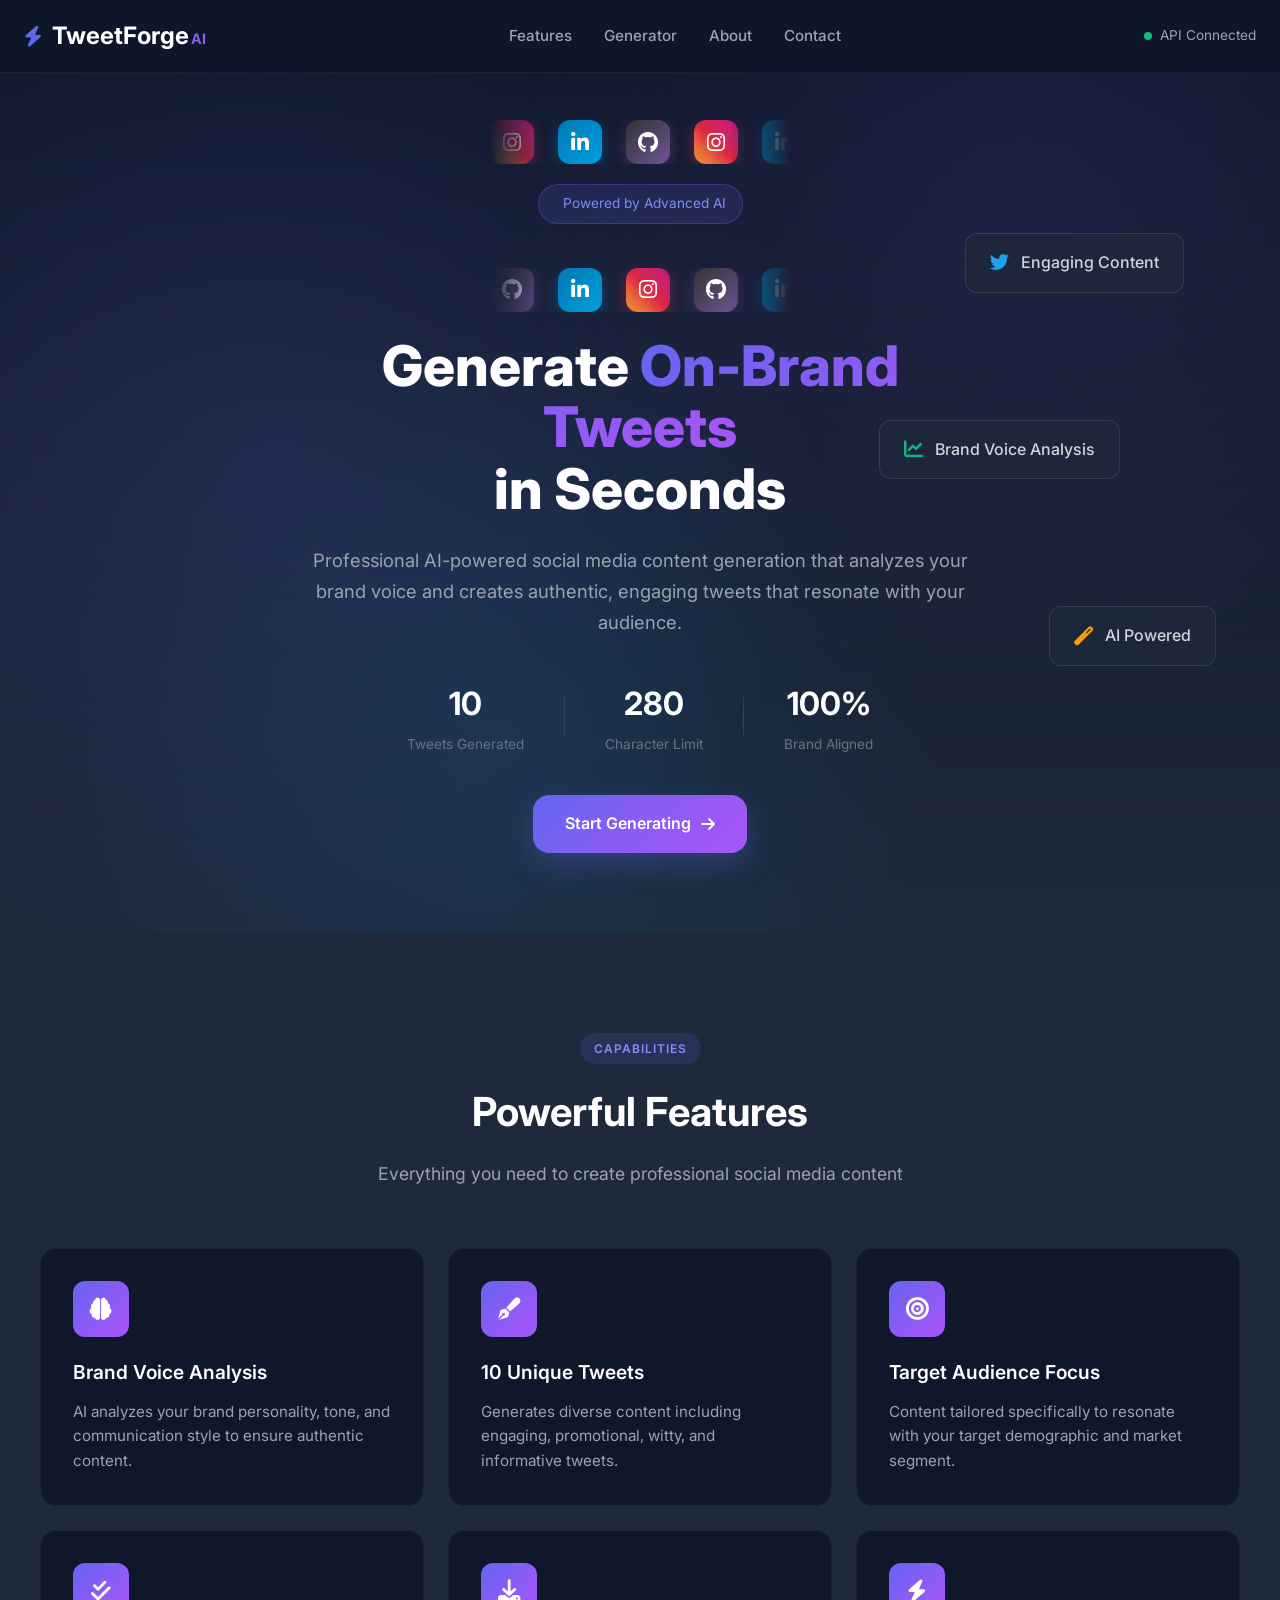
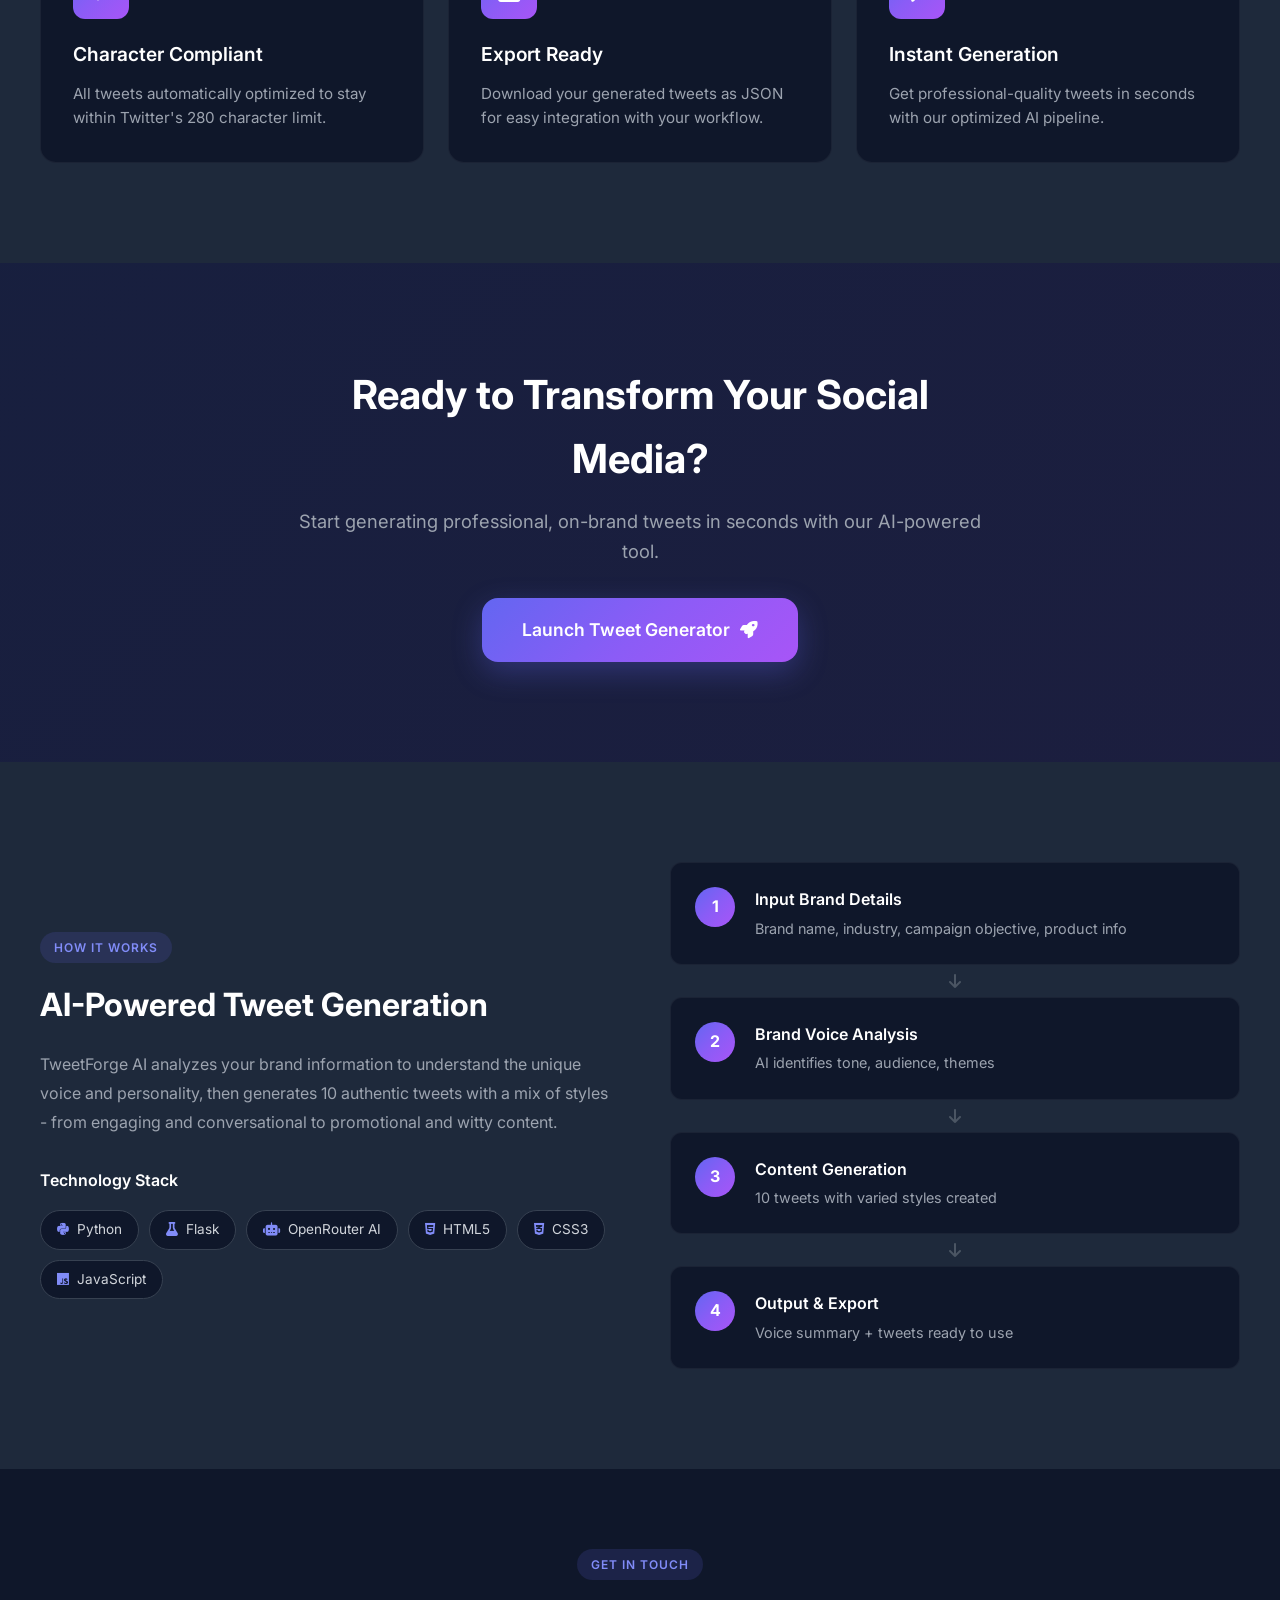
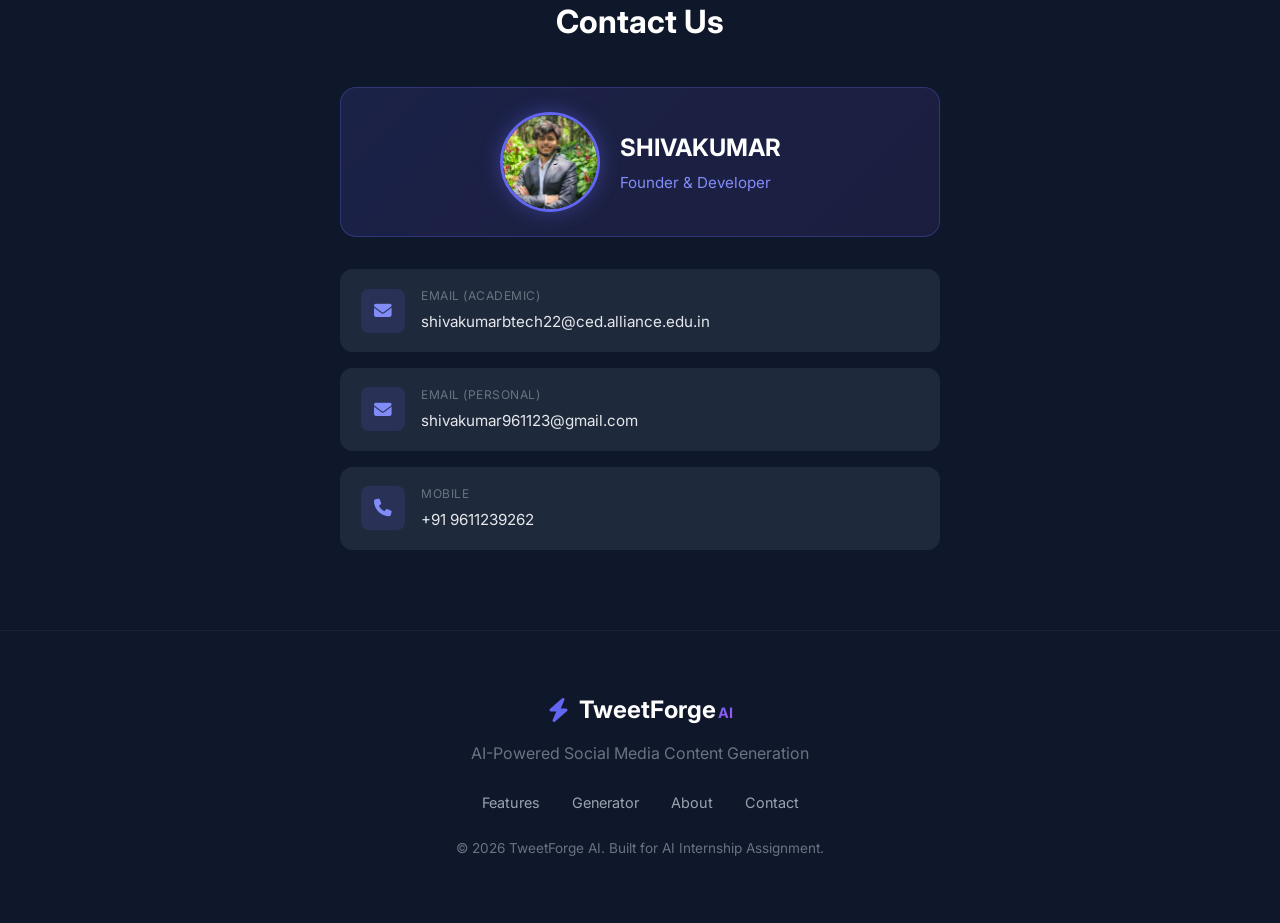
<file: frontend/index.html>
<!DOCTYPE html>
<html lang="en">
<head>
    <meta charset="UTF-8">
    <meta name="viewport" content="width=device-width, initial-scale=1.0">
    <title>TweetForge AI | Professional Brand Tweet Generator</title>
    <link rel="stylesheet" href="css/styles.css">
    <link href="https://fonts.googleapis.com/css2?family=Inter:wght@300;400;500;600;700;800&display=swap" rel="stylesheet">
    <link rel="stylesheet" href="https://cdnjs.cloudflare.com/ajax/libs/font-awesome/6.4.0/css/all.min.css">
</head>
<body>
    <!-- Navigation Bar -->
    <nav class="navbar">
        <div class="nav-container">
            <div class="nav-brand">
                <i class="fas fa-bolt"></i>
                <span>TweetForge<span class="ai-badge">AI</span></span>
            </div>
            <div class="nav-links">
                <a href="#features" class="nav-link">Features</a>
                <a href="generator.html" class="nav-link">Generator</a>
                <a href="#about" class="nav-link">About</a>
                <a href="#contact" class="nav-link">Contact</a>
            </div>
            <div class="nav-status">
                <span class="status-indicator online"></span>
                <span>API Connected</span>
            </div>
        </div>
    </nav>

    <!-- Hero Section -->
    <section class="hero">
        <div class="hero-content">
            <!-- Social Media Marquee -->
            <div class="social-marquee-wrapper">
                <div class="social-marquee">
                    <div class="social-track">
                        <a href="https://www.instagram.com/mr_shiva_rathod_007?igsh=MWtiMXBreXFrN3RtOQ==" target="_blank" class="social-icon instagram" title="Instagram">
                            <i class="fab fa-instagram"></i>
                        </a>
                        <a href="https://www.linkedin.com/in/shivakumar-086b41347/" target="_blank" class="social-icon linkedin" title="LinkedIn">
                            <i class="fab fa-linkedin-in"></i>
                        </a>
                        <a href="https://github.com/shiva-tech-code" target="_blank" class="social-icon github" title="GitHub">
                            <i class="fab fa-github"></i>
                        </a>
                        <a href="https://www.instagram.com/mr_shiva_rathod_007?igsh=MWtiMXBreXFrN3RtOQ==" target="_blank" class="social-icon instagram" title="Instagram">
                            <i class="fab fa-instagram"></i>
                        </a>
                        <a href="https://www.linkedin.com/in/shivakumar-086b41347/" target="_blank" class="social-icon linkedin" title="LinkedIn">
                            <i class="fab fa-linkedin-in"></i>
                        </a>
                        <a href="https://github.com/shiva-tech-code" target="_blank" class="social-icon github" title="GitHub">
                            <i class="fab fa-github"></i>
                        </a>
                    </div>
                </div>
            </div>

            <div class="hero-badge">
                <i class="fas fa-sparkles"></i>
                <span>Powered by Advanced AI</span>
            </div>

            <!-- Social Media Marquee Bottom -->
            <div class="social-marquee-wrapper reverse">
                <div class="social-marquee">
                    <div class="social-track reverse">
                        <a href="https://github.com/shiva-tech-code" target="_blank" class="social-icon github" title="GitHub">
                            <i class="fab fa-github"></i>
                        </a>
                        <a href="https://www.linkedin.com/in/shivakumar-086b41347/" target="_blank" class="social-icon linkedin" title="LinkedIn">
                            <i class="fab fa-linkedin-in"></i>
                        </a>
                        <a href="https://www.instagram.com/mr_shiva_rathod_007?igsh=MWtiMXBreXFrN3RtOQ==" target="_blank" class="social-icon instagram" title="Instagram">
                            <i class="fab fa-instagram"></i>
                        </a>
                        <a href="https://github.com/shiva-tech-code" target="_blank" class="social-icon github" title="GitHub">
                            <i class="fab fa-github"></i>
                        </a>
                        <a href="https://www.linkedin.com/in/shivakumar-086b41347/" target="_blank" class="social-icon linkedin" title="LinkedIn">
                            <i class="fab fa-linkedin-in"></i>
                        </a>
                        <a href="https://www.instagram.com/mr_shiva_rathod_007?igsh=MWtiMXBreXFrN3RtOQ==" target="_blank" class="social-icon instagram" title="Instagram">
                            <i class="fab fa-instagram"></i>
                        </a>
                    </div>
                </div>
            </div>

            <h1 class="hero-title">
                Generate <span class="gradient-text">On-Brand Tweets</span><br>
                in Seconds
            </h1>
            <p class="hero-subtitle">
                Professional AI-powered social media content generation that analyzes your brand voice 
                and creates authentic, engaging tweets that resonate with your audience.
            </p>
            <div class="hero-stats">
                <div class="stat-item">
                    <div class="stat-number">10</div>
                    <div class="stat-label">Tweets Generated</div>
                </div>
                <div class="stat-divider"></div>
                <div class="stat-item">
                    <div class="stat-number">280</div>
                    <div class="stat-label">Character Limit</div>
                </div>
                <div class="stat-divider"></div>
                <div class="stat-item">
                    <div class="stat-number">100%</div>
                    <div class="stat-label">Brand Aligned</div>
                </div>
            </div>
            <a href="generator.html" class="cta-button">
                <span>Start Generating</span>
                <i class="fas fa-arrow-right"></i>
            </a>
        </div>
        <div class="hero-visual">
            <div class="floating-card card-1">
                <i class="fab fa-twitter"></i>
                <span>Engaging Content</span>
            </div>
            <div class="floating-card card-2">
                <i class="fas fa-chart-line"></i>
                <span>Brand Voice Analysis</span>
            </div>
            <div class="floating-card card-3">
                <i class="fas fa-magic"></i>
                <span>AI Powered</span>
            </div>
        </div>
    </section>

    <!-- Features Section -->
    <section id="features" class="features-section">
        <div class="section-header">
            <span class="section-badge">CAPABILITIES</span>
            <h2>Powerful Features</h2>
            <p>Everything you need to create professional social media content</p>
        </div>
        <div class="features-grid">
            <div class="feature-card">
                <div class="feature-icon">
                    <i class="fas fa-brain"></i>
                </div>
                <h3>Brand Voice Analysis</h3>
                <p>AI analyzes your brand personality, tone, and communication style to ensure authentic content.</p>
            </div>
            <div class="feature-card">
                <div class="feature-icon">
                    <i class="fas fa-pen-fancy"></i>
                </div>
                <h3>10 Unique Tweets</h3>
                <p>Generates diverse content including engaging, promotional, witty, and informative tweets.</p>
            </div>
            <div class="feature-card">
                <div class="feature-icon">
                    <i class="fas fa-bullseye"></i>
                </div>
                <h3>Target Audience Focus</h3>
                <p>Content tailored specifically to resonate with your target demographic and market segment.</p>
            </div>
            <div class="feature-card">
                <div class="feature-icon">
                    <i class="fas fa-check-double"></i>
                </div>
                <h3>Character Compliant</h3>
                <p>All tweets automatically optimized to stay within Twitter's 280 character limit.</p>
            </div>
            <div class="feature-card">
                <div class="feature-icon">
                    <i class="fas fa-download"></i>
                </div>
                <h3>Export Ready</h3>
                <p>Download your generated tweets as JSON for easy integration with your workflow.</p>
            </div>
            <div class="feature-card">
                <div class="feature-icon">
                    <i class="fas fa-bolt"></i>
                </div>
                <h3>Instant Generation</h3>
                <p>Get professional-quality tweets in seconds with our optimized AI pipeline.</p>
            </div>
        </div>
    </section>

    <!-- Call to Action Section -->
    <section class="cta-section">
        <div class="cta-container">
            <h2>Ready to Transform Your Social Media?</h2>
            <p>Start generating professional, on-brand tweets in seconds with our AI-powered tool.</p>
            <a href="generator.html" class="cta-button large">
                <span>Launch Tweet Generator</span>
                <i class="fas fa-rocket"></i>
            </a>
        </div>
    </section>

    <!-- About Section -->
    <section id="about" class="about-section">
        <div class="about-container">
            <div class="about-content">
                <span class="section-badge">HOW IT WORKS</span>
                <h2>AI-Powered Tweet Generation</h2>
                <p>
                    TweetForge AI analyzes your brand information to understand the unique voice and personality,
                    then generates 10 authentic tweets with a mix of styles - from engaging and conversational
                    to promotional and witty content.
                </p>
                <div class="tech-stack">
                    <h4>Technology Stack</h4>
                    <div class="tech-badges">
                        <span class="tech-badge"><i class="fab fa-python"></i> Python</span>
                        <span class="tech-badge"><i class="fas fa-flask"></i> Flask</span>
                        <span class="tech-badge"><i class="fas fa-robot"></i> OpenRouter AI</span>
                        <span class="tech-badge"><i class="fab fa-html5"></i> HTML5</span>
                        <span class="tech-badge"><i class="fab fa-css3-alt"></i> CSS3</span>
                        <span class="tech-badge"><i class="fab fa-js"></i> JavaScript</span>
                    </div>
                </div>
            </div>
            <div class="about-visual">
                <div class="process-flow">
                    <div class="process-step">
                        <div class="step-number">1</div>
                        <div class="step-content">
                            <h4>Input Brand Details</h4>
                            <p>Brand name, industry, campaign objective, product info</p>
                        </div>
                    </div>
                    <div class="process-arrow"><i class="fas fa-arrow-down"></i></div>
                    <div class="process-step">
                        <div class="step-number">2</div>
                        <div class="step-content">
                            <h4>Brand Voice Analysis</h4>
                            <p>AI identifies tone, audience, themes</p>
                        </div>
                    </div>
                    <div class="process-arrow"><i class="fas fa-arrow-down"></i></div>
                    <div class="process-step">
                        <div class="step-number">3</div>
                        <div class="step-content">
                            <h4>Content Generation</h4>
                            <p>10 tweets with varied styles created</p>
                        </div>
                    </div>
                    <div class="process-arrow"><i class="fas fa-arrow-down"></i></div>
                    <div class="process-step">
                        <div class="step-number">4</div>
                        <div class="step-content">
                            <h4>Output & Export</h4>
                            <p>Voice summary + tweets ready to use</p>
                        </div>
                    </div>
                </div>
            </div>
        </div>
    </section>

    <!-- Contact Section -->
    <section id="contact" class="contact-section">
        <div class="contact-container">
            <span class="section-badge">GET IN TOUCH</span>
            <h2>Contact Us</h2>
            <div class="founder-card">
                <div class="founder-avatar">
                    <img src="images/founder.jpg" alt="SHIVAKUMAR - Founder">
                </div>
                <div class="founder-info">
                    <h3>SHIVAKUMAR</h3>
                    <p class="founder-title">Founder & Developer</p>
                </div>
            </div>
            <div class="contact-details">
                <div class="contact-item">
                    <div class="contact-icon">
                        <i class="fas fa-envelope"></i>
                    </div>
                    <div class="contact-info">
                        <span class="contact-label">Email (Academic)</span>
                        <a href="mailto:shivakumarbtech22@ced.alliance.edu.in">shivakumarbtech22@ced.alliance.edu.in</a>
                    </div>
                </div>
                <div class="contact-item">
                    <div class="contact-icon">
                        <i class="fas fa-envelope"></i>
                    </div>
                    <div class="contact-info">
                        <span class="contact-label">Email (Personal)</span>
                        <a href="mailto:shivakumar961123@gmail.com">shivakumar961123@gmail.com</a>
                    </div>
                </div>
                <div class="contact-item">
                    <div class="contact-icon">
                        <i class="fas fa-phone"></i>
                    </div>
                    <div class="contact-info">
                        <span class="contact-label">Mobile</span>
                        <a href="tel:+919611239262">+91 9611239262</a>
                    </div>
                </div>
            </div>
        </div>
    </section>

    <!-- Footer -->
    <footer class="footer">
        <div class="footer-content">
            <div class="footer-brand">
                <i class="fas fa-bolt"></i>
                <span>TweetForge<span class="ai-badge">AI</span></span>
            </div>
            <p>AI-Powered Social Media Content Generation</p>
            <div class="footer-links">
                <a href="#features">Features</a>
                <a href="generator.html">Generator</a>
                <a href="#about">About</a>
                <a href="#contact">Contact</a>
            </div>
            <p class="copyright">© 2026 TweetForge AI. Built for AI Internship Assignment.</p>
        </div>
    </footer>

    <!-- Toast Notification -->
    <div id="toast" class="toast">
        <i class="fas fa-check-circle"></i>
        <span id="toastMessage">Success!</span>
    </div>

    <script src="js/main.js"></script>
</body>
</html>
</file>
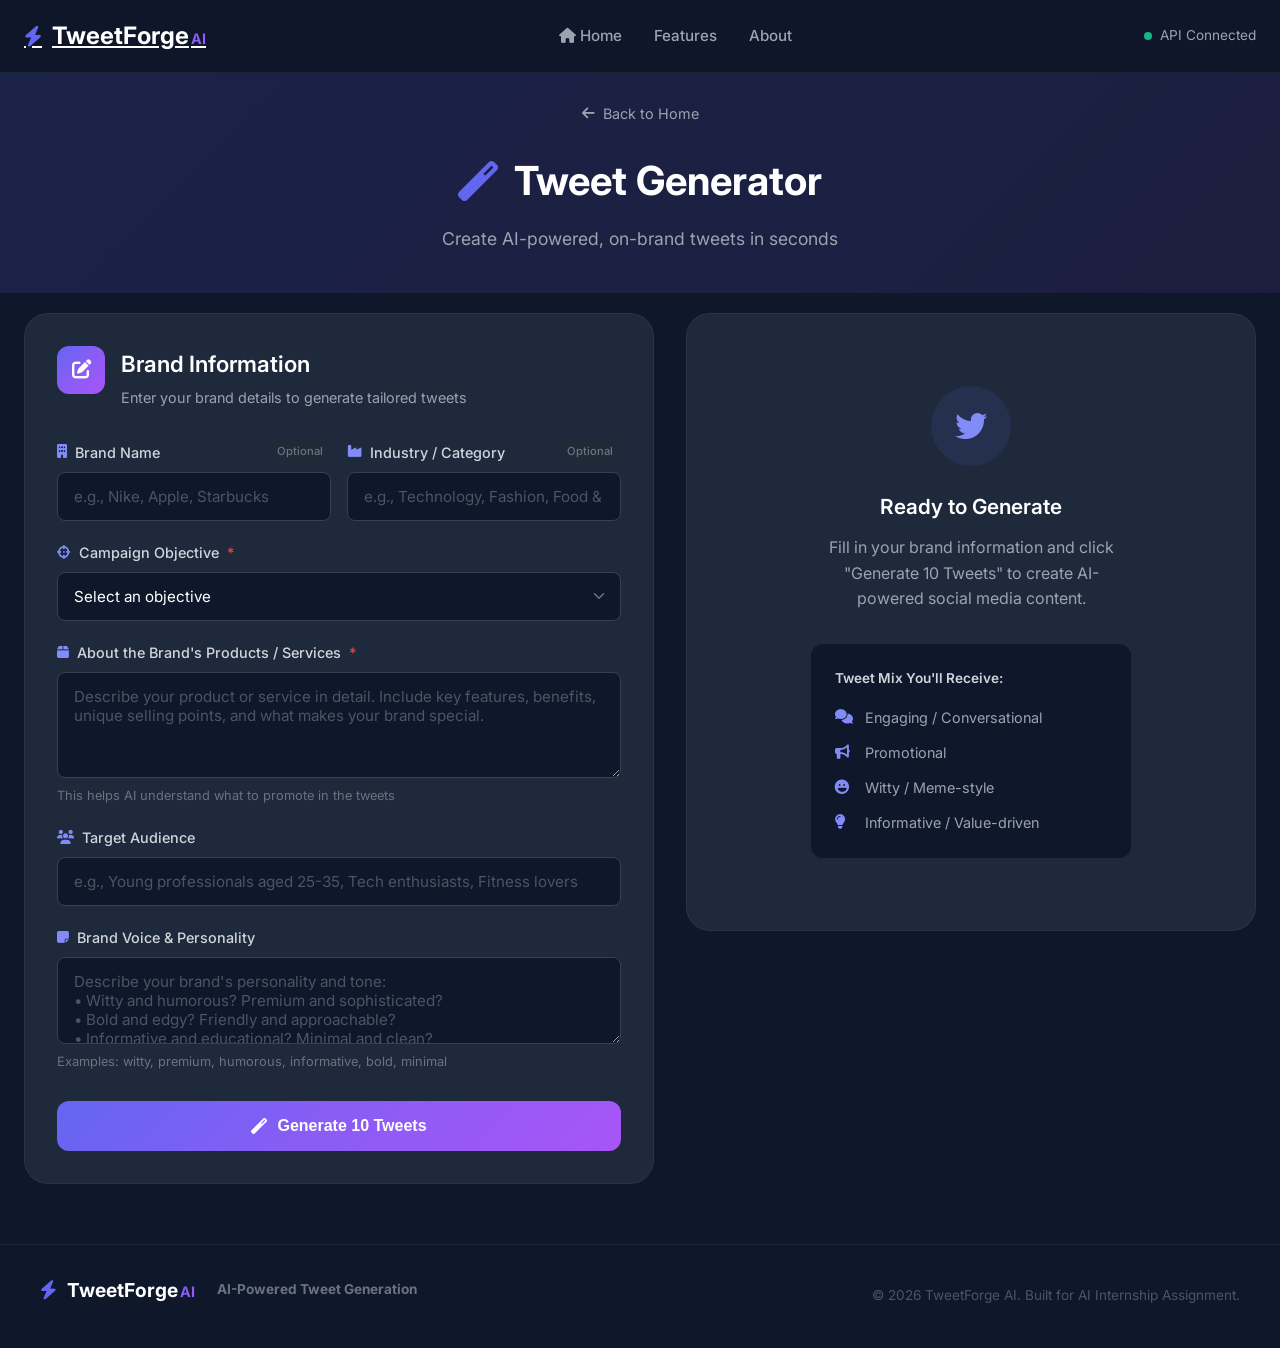
<file: frontend/generator.html>
<!DOCTYPE html>
<html lang="en">
<head>
    <meta charset="UTF-8">
    <meta name="viewport" content="width=device-width, initial-scale=1.0">
    <title>Tweet Generator | TweetForge AI</title>
    <link rel="stylesheet" href="css/styles.css">
    <link href="https://fonts.googleapis.com/css2?family=Inter:wght@300;400;500;600;700;800&display=swap" rel="stylesheet">
    <link rel="stylesheet" href="https://cdnjs.cloudflare.com/ajax/libs/font-awesome/6.4.0/css/all.min.css">
</head>
<body class="generator-page">
    <!-- Navigation Bar -->
    <nav class="navbar">
        <div class="nav-container">
            <a href="index.html" class="nav-brand">
                <i class="fas fa-bolt"></i>
                <span>TweetForge<span class="ai-badge">AI</span></span>
            </a>
            <div class="nav-links">
                <a href="index.html" class="nav-link">
                    <i class="fas fa-home"></i> Home
                </a>
                <a href="index.html#features" class="nav-link">Features</a>
                <a href="index.html#about" class="nav-link">About</a>
            </div>
            <div class="nav-status">
                <span class="status-indicator online"></span>
                <span>API Connected</span>
            </div>
        </div>
    </nav>

    <!-- Generator Page Header -->
    <section class="generator-header">
        <div class="generator-header-content">
            <a href="index.html" class="back-link">
                <i class="fas fa-arrow-left"></i>
                Back to Home
            </a>
            <h1><i class="fas fa-magic"></i> Tweet Generator</h1>
            <p>Create AI-powered, on-brand tweets in seconds</p>
        </div>
    </section>

    <!-- Main Generator Section -->
    <section class="generator-section generator-full">
        <div class="generator-container">
            <!-- Left Panel - Form -->
            <div class="form-panel">
                <div class="panel-header">
                    <div class="panel-icon">
                        <i class="fas fa-edit"></i>
                    </div>
                    <div>
                        <h2>Brand Information</h2>
                        <p>Enter your brand details to generate tailored tweets</p>
                    </div>
                </div>
                
                <form id="brandForm" class="brand-form">
                    <div class="form-row">
                        <div class="form-group">
                            <label for="brand_name">
                                <i class="fas fa-building"></i>
                                Brand Name
                                <span class="optional-tag">Optional</span>
                            </label>
                            <input type="text" id="brand_name" name="brand_name" 
                                   placeholder="e.g., Nike, Apple, Starbucks">
                        </div>
                        <div class="form-group">
                            <label for="industry">
                                <i class="fas fa-industry"></i>
                                Industry / Category
                                <span class="optional-tag">Optional</span>
                            </label>
                            <input type="text" id="industry" name="industry" 
                                   placeholder="e.g., Technology, Fashion, Food & Beverage">
                        </div>
                    </div>

                    <div class="form-group">
                        <label for="campaign_objective">
                            <i class="fas fa-crosshairs"></i>
                            Campaign Objective <span class="required">*</span>
                        </label>
                        <select id="campaign_objective" name="campaign_objective" required>
                            <option value="">Select an objective</option>
                            <option value="Engagement - Build community interaction">Engagement</option>
                            <option value="Promotion - Drive sales and conversions">Promotion</option>
                            <option value="Brand Awareness - Increase visibility">Brand Awareness</option>
                            <option value="Product Launch - Introduce new products">Product Launch</option>
                            <option value="Customer Education - Share valuable information">Customer Education</option>
                            <option value="Event Promotion - Drive event attendance">Event Promotion</option>
                            <option value="Seasonal Campaign - Holiday or seasonal content">Seasonal Campaign</option>
                            <option value="Community Building - Foster brand loyalty">Community Building</option>
                        </select>
                    </div>

                    <div class="form-group">
                        <label for="product_description">
                            <i class="fas fa-box"></i>
                            About the Brand's Products / Services <span class="required">*</span>
                        </label>
                        <textarea id="product_description" name="product_description" 
                                  placeholder="Describe your product or service in detail. Include key features, benefits, unique selling points, and what makes your brand special."
                                  rows="4" required></textarea>
                        <span class="field-hint">This helps AI understand what to promote in the tweets</span>
                    </div>

                    <div class="form-group">
                        <label for="target_audience">
                            <i class="fas fa-users"></i>
                            Target Audience
                        </label>
                        <input type="text" id="target_audience" name="target_audience" 
                               placeholder="e.g., Young professionals aged 25-35, Tech enthusiasts, Fitness lovers">
                    </div>

                    <div class="form-group">
                        <label for="additional_notes">
                            <i class="fas fa-sticky-note"></i>
                            Brand Voice & Personality
                        </label>
                        <textarea id="additional_notes" name="additional_notes" 
                                  placeholder="Describe your brand's personality and tone:
• Witty and humorous? Premium and sophisticated?
• Bold and edgy? Friendly and approachable?
• Informative and educational? Minimal and clean?"
                                  rows="3"></textarea>
                        <span class="field-hint">Examples: witty, premium, humorous, informative, bold, minimal</span>
                    </div>

                    <button type="submit" class="generate-btn" id="submitBtn">
                        <span class="btn-content">
                            <i class="fas fa-magic"></i>
                            <span>Generate 10 Tweets</span>
                        </span>
                        <span class="btn-loader" style="display: none;">
                            <i class="fas fa-spinner fa-spin"></i>
                            <span>Analyzing & Generating...</span>
                        </span>
                    </button>
                </form>
            </div>

            <!-- Right Panel - Results -->
            <div class="results-panel">
                <!-- Default State -->
                <div id="defaultState" class="default-state">
                    <div class="empty-state">
                        <div class="empty-icon">
                            <i class="fab fa-twitter"></i>
                        </div>
                        <h3>Ready to Generate</h3>
                        <p>Fill in your brand information and click "Generate 10 Tweets" to create AI-powered social media content.</p>
                        <div class="tweet-mix-preview">
                            <h4>Tweet Mix You'll Receive:</h4>
                            <div class="mix-items">
                                <span class="mix-item"><i class="fas fa-comments"></i> Engaging / Conversational</span>
                                <span class="mix-item"><i class="fas fa-bullhorn"></i> Promotional</span>
                                <span class="mix-item"><i class="fas fa-laugh"></i> Witty / Meme-style</span>
                                <span class="mix-item"><i class="fas fa-lightbulb"></i> Informative / Value-driven</span>
                            </div>
                        </div>
                    </div>
                </div>

                <!-- Loading State -->
                <div id="loadingState" class="loading-state" style="display: none;">
                    <div class="loading-content">
                        <div class="loading-spinner">
                            <div class="spinner-ring"></div>
                            <div class="spinner-ring"></div>
                            <div class="spinner-ring"></div>
                        </div>
                        <h3>Analyzing Brand Voice</h3>
                        <p>Our AI is crafting the perfect tweets for your brand...</p>
                        <div class="loading-steps">
                            <div class="step active" id="step1">
                                <i class="fas fa-check-circle"></i>
                                <span>Analyzing brand personality</span>
                            </div>
                            <div class="step" id="step2">
                                <i class="fas fa-circle"></i>
                                <span>Identifying tone & audience</span>
                            </div>
                            <div class="step" id="step3">
                                <i class="fas fa-circle"></i>
                                <span>Generating 10 unique tweets</span>
                            </div>
                        </div>
                    </div>
                </div>

                <!-- Results State -->
                <div id="resultsState" class="results-state" style="display: none;">
                    <div class="results-header">
                        <div class="results-title">
                            <i class="fas fa-check-circle"></i>
                            <div>
                                <h3>Generation Complete!</h3>
                                <p id="tweetCount">10 tweets generated</p>
                            </div>
                        </div>
                        <div class="results-actions">
                            <button class="action-btn secondary" id="copyAllBtn" title="Copy all tweets">
                                <i class="fas fa-copy"></i>
                            </button>
                            <button class="action-btn secondary" id="downloadBtn" title="Download as JSON">
                                <i class="fas fa-download"></i>
                            </button>
                            <button class="action-btn primary" id="resetBtn">
                                <i class="fas fa-redo"></i>
                                New Generation
                            </button>
                        </div>
                    </div>

                    <!-- Brand Voice Summary -->
                    <div class="brand-voice-card">
                        <div class="voice-header">
                            <i class="fas fa-microphone-alt"></i>
                            <h4>Brand Voice Summary</h4>
                        </div>
                        <div class="voice-grid">
                            <div class="voice-item">
                                <span class="voice-label">Tone</span>
                                <span class="voice-value" id="tone">-</span>
                            </div>
                            <div class="voice-item">
                                <span class="voice-label">Target Audience</span>
                                <span class="voice-value" id="audience">-</span>
                            </div>
                            <div class="voice-item">
                                <span class="voice-label">Communication Style</span>
                                <span class="voice-value" id="style">-</span>
                            </div>
                            <div class="voice-item">
                                <span class="voice-label">Key Themes</span>
                                <span class="voice-value" id="themes">-</span>
                            </div>
                        </div>
                    </div>

                    <!-- Generated Tweets -->
                    <div class="tweets-list" id="tweetsContainer">
                        <!-- Tweets will be inserted here dynamically -->
                    </div>
                </div>

                <!-- Error State -->
                <div id="errorState" class="error-state" style="display: none;">
                    <div class="error-content">
                        <div class="error-icon">
                            <i class="fas fa-exclamation-triangle"></i>
                        </div>
                        <h3>Generation Failed</h3>
                        <p id="errorMessage">An unexpected error occurred. Please try again.</p>
                        <button class="retry-btn" id="retryBtn">
                            <i class="fas fa-redo"></i>
                            Try Again
                        </button>
                    </div>
                </div>
            </div>
        </div>
    </section>

    <!-- Footer -->
    <footer class="footer compact-footer">
        <div class="footer-container">
            <div class="footer-brand">
                <div class="brand-logo">
                    <i class="fas fa-bolt"></i>
                    <span>TweetForge<span class="ai-badge">AI</span></span>
                </div>
                <p>AI-Powered Tweet Generation</p>
            </div>
            <p class="copyright">© 2026 TweetForge AI. Built for AI Internship Assignment.</p>
        </div>
    </footer>

    <!-- Toast Notification -->
    <div id="toast" class="toast">
        <i class="fas fa-check-circle"></i>
        <span id="toastMessage">Success!</span>
    </div>

    <script src="js/main.js"></script>
</body>
</html>
</file>
<file: frontend/css/styles.css>
/* ========================================
   TweetForge AI - Professional Stylesheet
   ======================================== */

/* CSS Variables */
:root {
    --primary: #6366f1;
    --primary-dark: #4f46e5;
    --primary-light: #818cf8;
    --secondary: #0ea5e9;
    --accent: #f59e0b;
    --success: #10b981;
    --warning: #f59e0b;
    --error: #ef4444;
    --dark: #0f172a;
    --dark-light: #1e293b;
    --gray-900: #111827;
    --gray-800: #1f2937;
    --gray-700: #374151;
    --gray-600: #4b5563;
    --gray-500: #6b7280;
    --gray-400: #9ca3af;
    --gray-300: #d1d5db;
    --gray-200: #e5e7eb;
    --gray-100: #f3f4f6;
    --gray-50: #f9fafb;
    --white: #ffffff;
    --gradient-primary: linear-gradient(135deg, #6366f1 0%, #8b5cf6 50%, #a855f7 100%);
    --gradient-dark: linear-gradient(180deg, #0f172a 0%, #1e293b 100%);
    --shadow-sm: 0 1px 2px 0 rgb(0 0 0 / 0.05);
    --shadow: 0 4px 6px -1px rgb(0 0 0 / 0.1);
    --shadow-md: 0 10px 15px -3px rgb(0 0 0 / 0.1);
    --shadow-lg: 0 20px 25px -5px rgb(0 0 0 / 0.1);
    --shadow-xl: 0 25px 50px -12px rgb(0 0 0 / 0.25);
    --radius-sm: 6px;
    --radius: 8px;
    --radius-md: 12px;
    --radius-lg: 16px;
    --radius-xl: 24px;
}

/* Reset & Base */
*, *::before, *::after {
    margin: 0;
    padding: 0;
    box-sizing: border-box;
}

html {
    scroll-behavior: smooth;
}

body {
    font-family: 'Inter', -apple-system, BlinkMacSystemFont, 'Segoe UI', Roboto, sans-serif;
    background: var(--dark);
    color: var(--gray-100);
    line-height: 1.6;
    overflow-x: hidden;
}

/* ========================================
   Navigation
   ======================================== */
.navbar {
    position: fixed;
    top: 0;
    left: 0;
    right: 0;
    z-index: 1000;
    background: rgba(15, 23, 42, 0.95);
    backdrop-filter: blur(20px);
    border-bottom: 1px solid rgba(255, 255, 255, 0.05);
}

.nav-container {
    max-width: 1400px;
    margin: 0 auto;
    padding: 0 24px;
    height: 72px;
    display: flex;
    align-items: center;
    justify-content: space-between;
}

.nav-brand {
    display: flex;
    align-items: center;
    gap: 10px;
    font-size: 1.5rem;
    font-weight: 700;
    color: var(--white);
}

.nav-brand i {
    color: var(--primary);
    font-size: 1.3rem;
}

.ai-badge {
    background: var(--gradient-primary);
    -webkit-background-clip: text;
    -webkit-text-fill-color: transparent;
    background-clip: text;
    font-size: 0.9rem;
    margin-left: 2px;
}

.nav-links {
    display: flex;
    gap: 32px;
}

.nav-link {
    color: var(--gray-400);
    text-decoration: none;
    font-weight: 500;
    font-size: 0.95rem;
    transition: color 0.2s;
}

.nav-link:hover {
    color: var(--white);
}

.nav-status {
    display: flex;
    align-items: center;
    gap: 8px;
    font-size: 0.85rem;
    color: var(--gray-400);
}

.status-indicator {
    width: 8px;
    height: 8px;
    border-radius: 50%;
    background: var(--success);
    animation: pulse 2s infinite;
}

@keyframes pulse {
    0%, 100% { opacity: 1; }
    50% { opacity: 0.5; }
}

/* ========================================
   Hero Section
   ======================================== */
.hero {
    min-height: 100vh;
    padding: 120px 24px 80px;
    display: flex;
    align-items: center;
    justify-content: center;
    background: var(--gradient-dark);
    position: relative;
    overflow: hidden;
}

.hero::before {
    content: '';
    position: absolute;
    top: 0;
    left: 0;
    right: 0;
    bottom: 0;
    background: 
        radial-gradient(circle at 20% 50%, rgba(99, 102, 241, 0.15) 0%, transparent 50%),
        radial-gradient(circle at 80% 20%, rgba(139, 92, 246, 0.1) 0%, transparent 40%),
        radial-gradient(circle at 40% 80%, rgba(14, 165, 233, 0.1) 0%, transparent 40%);
    pointer-events: none;
}

.hero-content {
    max-width: 700px;
    text-align: center;
    position: relative;
    z-index: 1;
}

/* Social Media Marquee */
.social-marquee-wrapper {
    width: 100%;
    max-width: 300px;
    margin: 0 auto 20px;
    overflow: hidden;
    mask-image: linear-gradient(to right, transparent, black 20%, black 80%, transparent);
    -webkit-mask-image: linear-gradient(to right, transparent, black 20%, black 80%, transparent);
}

.social-marquee-wrapper.reverse {
    margin: 20px auto 24px;
}

.social-marquee {
    display: flex;
    width: 100%;
}

.social-track {
    display: flex;
    gap: 24px;
    animation: marquee 8s linear infinite;
}

.social-track.reverse {
    animation: marquee-reverse 8s linear infinite;
}

@keyframes marquee {
    0% {
        transform: translateX(0);
    }
    100% {
        transform: translateX(-50%);
    }
}

@keyframes marquee-reverse {
    0% {
        transform: translateX(-50%);
    }
    100% {
        transform: translateX(0);
    }
}

.social-icon {
    display: flex;
    align-items: center;
    justify-content: center;
    width: 44px;
    height: 44px;
    border-radius: 12px;
    font-size: 1.3rem;
    text-decoration: none;
    transition: all 0.3s ease;
    flex-shrink: 0;
}

.social-icon.instagram {
    background: linear-gradient(45deg, #f09433, #e6683c, #dc2743, #cc2366, #bc1888);
    color: white;
    box-shadow: 0 4px 15px rgba(225, 48, 108, 0.4);
}

.social-icon.linkedin {
    background: linear-gradient(135deg, #0077b5, #00a0dc);
    color: white;
    box-shadow: 0 4px 15px rgba(0, 119, 181, 0.4);
}

.social-icon.github {
    background: linear-gradient(135deg, #333, #6e5494);
    color: white;
    box-shadow: 0 4px 15px rgba(110, 84, 148, 0.4);
}

.social-icon:hover {
    transform: scale(1.15) rotate(5deg);
    box-shadow: 0 6px 25px rgba(99, 102, 241, 0.5);
}

.social-icon.instagram:hover {
    box-shadow: 0 6px 25px rgba(225, 48, 108, 0.6);
}

.social-icon.linkedin:hover {
    box-shadow: 0 6px 25px rgba(0, 119, 181, 0.6);
}

.social-icon.github:hover {
    box-shadow: 0 6px 25px rgba(110, 84, 148, 0.6);
}

.hero-badge {
    display: inline-flex;
    align-items: center;
    gap: 8px;
    background: rgba(99, 102, 241, 0.15);
    border: 1px solid rgba(99, 102, 241, 0.3);
    padding: 8px 16px;
    border-radius: 50px;
    font-size: 0.85rem;
    color: var(--primary-light);
    margin-bottom: 24px;
}

.hero-badge i {
    color: var(--accent);
}

.hero-title {
    font-size: 3.5rem;
    font-weight: 800;
    line-height: 1.1;
    margin-bottom: 24px;
    color: var(--white);
}

.gradient-text {
    background: var(--gradient-primary);
    -webkit-background-clip: text;
    -webkit-text-fill-color: transparent;
    background-clip: text;
}

.hero-subtitle {
    font-size: 1.15rem;
    color: var(--gray-400);
    margin-bottom: 40px;
    line-height: 1.7;
}

.hero-stats {
    display: flex;
    justify-content: center;
    align-items: center;
    gap: 40px;
    margin-bottom: 40px;
}

.stat-item {
    text-align: center;
}

.stat-number {
    font-size: 2rem;
    font-weight: 700;
    color: var(--white);
}

.stat-label {
    font-size: 0.85rem;
    color: var(--gray-500);
    margin-top: 4px;
}

.stat-divider {
    width: 1px;
    height: 40px;
    background: var(--gray-700);
}

.cta-button {
    display: inline-flex;
    align-items: center;
    gap: 10px;
    background: var(--gradient-primary);
    color: var(--white);
    padding: 16px 32px;
    border-radius: var(--radius-lg);
    font-weight: 600;
    font-size: 1rem;
    text-decoration: none;
    transition: all 0.3s;
    box-shadow: 0 10px 30px rgba(99, 102, 241, 0.3);
}

.cta-button:hover {
    transform: translateY(-2px);
    box-shadow: 0 15px 40px rgba(99, 102, 241, 0.4);
}

.hero-visual {
    position: absolute;
    top: 0;
    right: 0;
    width: 50%;
    height: 100%;
    pointer-events: none;
}

.floating-card {
    position: absolute;
    background: rgba(30, 41, 59, 0.8);
    border: 1px solid rgba(255, 255, 255, 0.1);
    padding: 16px 24px;
    border-radius: var(--radius-md);
    display: flex;
    align-items: center;
    gap: 12px;
    font-weight: 500;
    color: var(--gray-300);
    backdrop-filter: blur(10px);
    animation: float 6s ease-in-out infinite;
}

.floating-card i {
    font-size: 1.2rem;
}

.card-1 {
    top: 25%;
    right: 15%;
    animation-delay: 0s;
}

.card-1 i { color: #1da1f2; }

.card-2 {
    top: 45%;
    right: 25%;
    animation-delay: 2s;
}

.card-2 i { color: var(--success); }

.card-3 {
    top: 65%;
    right: 10%;
    animation-delay: 4s;
}

.card-3 i { color: var(--accent); }

@keyframes float {
    0%, 100% { transform: translateY(0px); }
    50% { transform: translateY(-15px); }
}

/* ========================================
   Features Section
   ======================================== */
.features-section {
    padding: 100px 24px;
    background: var(--dark-light);
}

.section-header {
    text-align: center;
    max-width: 600px;
    margin: 0 auto 60px;
}

.section-badge {
    display: inline-block;
    background: rgba(99, 102, 241, 0.15);
    color: var(--primary-light);
    padding: 6px 14px;
    border-radius: 50px;
    font-size: 0.75rem;
    font-weight: 600;
    letter-spacing: 1px;
    margin-bottom: 16px;
}

.section-header h2 {
    font-size: 2.5rem;
    font-weight: 700;
    color: var(--white);
    margin-bottom: 16px;
}

.section-header p {
    color: var(--gray-400);
    font-size: 1.1rem;
}

.features-grid {
    display: grid;
    grid-template-columns: repeat(auto-fit, minmax(320px, 1fr));
    gap: 24px;
    max-width: 1200px;
    margin: 0 auto;
}

.feature-card {
    background: var(--dark);
    border: 1px solid rgba(255, 255, 255, 0.05);
    border-radius: var(--radius-lg);
    padding: 32px;
    transition: all 0.3s;
}

.feature-card:hover {
    border-color: rgba(99, 102, 241, 0.3);
    transform: translateY(-4px);
}

.feature-icon {
    width: 56px;
    height: 56px;
    background: var(--gradient-primary);
    border-radius: var(--radius-md);
    display: flex;
    align-items: center;
    justify-content: center;
    margin-bottom: 20px;
}

.feature-icon i {
    font-size: 1.4rem;
    color: var(--white);
}

.feature-card h3 {
    font-size: 1.2rem;
    font-weight: 600;
    color: var(--white);
    margin-bottom: 12px;
}

.feature-card p {
    color: var(--gray-400);
    font-size: 0.95rem;
    line-height: 1.6;
}

/* ========================================
   Generator Section
   ======================================== */
.generator-section {
    padding: 80px 24px 100px;
    background: var(--dark);
}

.generator-container {
    max-width: 1400px;
    margin: 0 auto;
    display: grid;
    grid-template-columns: 1fr 1fr;
    gap: 32px;
    align-items: start;
}

/* Form Panel */
.form-panel {
    background: var(--dark-light);
    border: 1px solid rgba(255, 255, 255, 0.05);
    border-radius: var(--radius-xl);
    padding: 32px;
}

.panel-header {
    display: flex;
    align-items: flex-start;
    gap: 16px;
    margin-bottom: 32px;
}

.panel-icon {
    width: 48px;
    height: 48px;
    background: var(--gradient-primary);
    border-radius: var(--radius-md);
    display: flex;
    align-items: center;
    justify-content: center;
    flex-shrink: 0;
}

.panel-icon i {
    font-size: 1.2rem;
    color: var(--white);
}

.panel-header h2 {
    font-size: 1.4rem;
    font-weight: 600;
    color: var(--white);
    margin-bottom: 4px;
}

.panel-header p {
    font-size: 0.9rem;
    color: var(--gray-400);
}

.brand-form {
    display: flex;
    flex-direction: column;
    gap: 20px;
}

.form-row {
    display: grid;
    grid-template-columns: 1fr 1fr;
    gap: 16px;
}

.form-group {
    display: flex;
    flex-direction: column;
    gap: 8px;
}

.form-group label {
    display: flex;
    align-items: center;
    gap: 8px;
    font-size: 0.9rem;
    font-weight: 500;
    color: var(--gray-300);
}

.form-group label i {
    color: var(--primary-light);
    font-size: 0.85rem;
}

.required {
    color: var(--error);
}

.optional-tag {
    font-size: 0.7rem;
    color: var(--gray-500);
    background: var(--gray-800);
    padding: 2px 8px;
    border-radius: 4px;
    margin-left: auto;
}

.form-group input,
.form-group textarea,
.form-group select {
    background: var(--dark);
    border: 1px solid var(--gray-700);
    border-radius: var(--radius);
    padding: 14px 16px;
    font-size: 0.95rem;
    color: var(--white);
    font-family: inherit;
    transition: all 0.2s;
}

.form-group input::placeholder,
.form-group textarea::placeholder {
    color: var(--gray-600);
}

.form-group input:focus,
.form-group textarea:focus,
.form-group select:focus {
    outline: none;
    border-color: var(--primary);
    box-shadow: 0 0 0 3px rgba(99, 102, 241, 0.15);
}

.form-group select {
    cursor: pointer;
    appearance: none;
    background-image: url("data:image/svg+xml,%3Csvg xmlns='http://www.w3.org/2000/svg' width='24' height='24' viewBox='0 0 24 24' fill='none' stroke='%236b7280' stroke-width='2' stroke-linecap='round' stroke-linejoin='round'%3E%3Cpolyline points='6 9 12 15 18 9'%3E%3C/polyline%3E%3C/svg%3E");
    background-repeat: no-repeat;
    background-position: right 12px center;
    background-size: 18px;
    padding-right: 44px;
}

.form-group select option {
    background: var(--dark);
    color: var(--white);
}

.field-hint {
    font-size: 0.8rem;
    color: var(--gray-500);
}

.generate-btn {
    background: var(--gradient-primary);
    border: none;
    border-radius: var(--radius-md);
    padding: 16px 24px;
    font-size: 1rem;
    font-weight: 600;
    color: var(--white);
    cursor: pointer;
    transition: all 0.3s;
    margin-top: 8px;
    position: relative;
    overflow: hidden;
}

.generate-btn:hover:not(:disabled) {
    transform: translateY(-2px);
    box-shadow: 0 10px 30px rgba(99, 102, 241, 0.3);
}

.generate-btn:disabled {
    opacity: 0.7;
    cursor: not-allowed;
}

.btn-content,
.btn-loader {
    display: flex;
    align-items: center;
    justify-content: center;
    gap: 10px;
}

/* Results Panel */
.results-panel {
    background: var(--dark-light);
    border: 1px solid rgba(255, 255, 255, 0.05);
    border-radius: var(--radius-xl);
    padding: 32px;
    min-height: 600px;
}

/* Default State */
.default-state {
    height: 100%;
    display: flex;
    align-items: center;
    justify-content: center;
}

.empty-state {
    text-align: center;
    padding: 40px 20px;
}

.empty-icon {
    width: 80px;
    height: 80px;
    background: rgba(99, 102, 241, 0.1);
    border-radius: 50%;
    display: flex;
    align-items: center;
    justify-content: center;
    margin: 0 auto 24px;
}

.empty-icon i {
    font-size: 2rem;
    color: var(--primary-light);
}

.empty-state h3 {
    font-size: 1.3rem;
    font-weight: 600;
    color: var(--white);
    margin-bottom: 12px;
}

.empty-state p {
    color: var(--gray-400);
    max-width: 320px;
    margin: 0 auto 32px;
}

.tweet-mix-preview {
    background: var(--dark);
    border-radius: var(--radius-md);
    padding: 24px;
    text-align: left;
}

.tweet-mix-preview h4 {
    font-size: 0.85rem;
    font-weight: 600;
    color: var(--gray-300);
    margin-bottom: 16px;
}

.mix-items {
    display: flex;
    flex-direction: column;
    gap: 12px;
}

.mix-item {
    display: flex;
    align-items: center;
    gap: 10px;
    font-size: 0.9rem;
    color: var(--gray-400);
}

.mix-item i {
    width: 20px;
    color: var(--primary-light);
}

/* Loading State */
.loading-state {
    height: 100%;
    display: flex;
    align-items: center;
    justify-content: center;
}

.loading-content {
    text-align: center;
    padding: 40px 20px;
}

.loading-spinner {
    position: relative;
    width: 80px;
    height: 80px;
    margin: 0 auto 32px;
}

.spinner-ring {
    position: absolute;
    width: 100%;
    height: 100%;
    border-radius: 50%;
    border: 3px solid transparent;
    border-top-color: var(--primary);
    animation: spin 1.2s linear infinite;
}

.spinner-ring:nth-child(2) {
    width: 70%;
    height: 70%;
    top: 15%;
    left: 15%;
    border-top-color: var(--primary-light);
    animation-duration: 1s;
}

.spinner-ring:nth-child(3) {
    width: 40%;
    height: 40%;
    top: 30%;
    left: 30%;
    border-top-color: var(--secondary);
    animation-duration: 0.8s;
}

@keyframes spin {
    to { transform: rotate(360deg); }
}

.loading-content h3 {
    font-size: 1.3rem;
    font-weight: 600;
    color: var(--white);
    margin-bottom: 8px;
}

.loading-content > p {
    color: var(--gray-400);
    margin-bottom: 32px;
}

.loading-steps {
    display: flex;
    flex-direction: column;
    gap: 12px;
    max-width: 280px;
    margin: 0 auto;
}

.loading-steps .step {
    display: flex;
    align-items: center;
    gap: 12px;
    font-size: 0.9rem;
    color: var(--gray-500);
    transition: all 0.3s;
}

.loading-steps .step.active {
    color: var(--primary-light);
}

.loading-steps .step.active i {
    color: var(--success);
}

.loading-steps .step.done {
    color: var(--gray-400);
}

.loading-steps .step.done i {
    color: var(--success);
}

/* Results State */
.results-state {
    display: flex;
    flex-direction: column;
    gap: 24px;
}

/* Voice Summary */
.voice-summary {
    background: var(--dark);
    border-radius: var(--radius-md);
    padding: 24px;
}

.summary-header {
    display: flex;
    align-items: center;
    justify-content: space-between;
    margin-bottom: 20px;
}

.summary-header h3 {
    display: flex;
    align-items: center;
    gap: 10px;
    font-size: 1.1rem;
    font-weight: 600;
    color: var(--white);
}

.summary-header h3 i {
    color: var(--primary-light);
}

.summary-badge {
    background: rgba(16, 185, 129, 0.15);
    color: var(--success);
    padding: 4px 12px;
    border-radius: 50px;
    font-size: 0.75rem;
    font-weight: 500;
}

.summary-grid {
    display: grid;
    grid-template-columns: 1fr 1fr;
    gap: 16px;
}

.summary-item {
    background: var(--dark-light);
    border-radius: var(--radius);
    padding: 16px;
    border-left: 3px solid var(--primary);
}

.summary-label {
    display: flex;
    align-items: center;
    gap: 8px;
    font-size: 0.8rem;
    font-weight: 500;
    color: var(--gray-400);
    margin-bottom: 8px;
}

.summary-label i {
    color: var(--primary-light);
}

.summary-value {
    font-size: 0.95rem;
    color: var(--gray-200);
    line-height: 1.5;
}

/* Tweets Section */
.tweets-section {
    background: var(--dark);
    border-radius: var(--radius-md);
    padding: 24px;
}

.tweets-header {
    display: flex;
    align-items: center;
    justify-content: space-between;
    margin-bottom: 20px;
}

.tweets-header h3 {
    display: flex;
    align-items: center;
    gap: 10px;
    font-size: 1.1rem;
    font-weight: 600;
    color: var(--white);
}

.tweets-header h3 i {
    color: #1da1f2;
}

.tweet-count {
    background: rgba(29, 161, 242, 0.15);
    color: #1da1f2;
    padding: 4px 12px;
    border-radius: 50px;
    font-size: 0.75rem;
    font-weight: 500;
}

.tweets-list {
    display: flex;
    flex-direction: column;
    gap: 12px;
    max-height: 500px;
    overflow-y: auto;
    padding-right: 8px;
}

.tweets-list::-webkit-scrollbar {
    width: 6px;
}

.tweets-list::-webkit-scrollbar-track {
    background: var(--dark-light);
    border-radius: 3px;
}

.tweets-list::-webkit-scrollbar-thumb {
    background: var(--gray-700);
    border-radius: 3px;
}

.tweet-card {
    background: var(--dark-light);
    border: 1px solid rgba(255, 255, 255, 0.05);
    border-radius: var(--radius);
    padding: 16px;
    transition: all 0.2s;
}

.tweet-card:hover {
    border-color: rgba(99, 102, 241, 0.3);
}

.tweet-header {
    display: flex;
    align-items: center;
    justify-content: space-between;
    margin-bottom: 12px;
}

.tweet-number {
    display: flex;
    align-items: center;
    gap: 8px;
    font-size: 0.85rem;
    font-weight: 600;
    color: var(--primary-light);
}

.tweet-type {
    font-size: 0.7rem;
    padding: 3px 10px;
    border-radius: 50px;
    font-weight: 500;
}

.tweet-type.engaging { background: rgba(14, 165, 233, 0.15); color: var(--secondary); }
.tweet-type.promotional { background: rgba(245, 158, 11, 0.15); color: var(--accent); }
.tweet-type.witty { background: rgba(236, 72, 153, 0.15); color: #ec4899; }
.tweet-type.informative { background: rgba(16, 185, 129, 0.15); color: var(--success); }
.tweet-type.creative { background: rgba(139, 92, 246, 0.15); color: #8b5cf6; }

.tweet-text {
    font-size: 0.95rem;
    line-height: 1.6;
    color: var(--gray-200);
    margin-bottom: 12px;
}

.tweet-footer {
    display: flex;
    align-items: center;
    justify-content: space-between;
}

.char-count {
    font-size: 0.8rem;
    padding: 4px 10px;
    border-radius: 4px;
    background: var(--dark);
}

.char-count.ok {
    color: var(--success);
}

.char-count.warning {
    color: var(--error);
    background: rgba(239, 68, 68, 0.1);
}

.copy-tweet-btn {
    background: transparent;
    border: none;
    color: var(--gray-500);
    cursor: pointer;
    padding: 4px 8px;
    border-radius: 4px;
    transition: all 0.2s;
}

.copy-tweet-btn:hover {
    color: var(--primary-light);
    background: rgba(99, 102, 241, 0.1);
}

/* Action Buttons */
.results-actions {
    display: flex;
    gap: 12px;
    flex-wrap: wrap;
}

.action-btn {
    display: flex;
    align-items: center;
    gap: 8px;
    padding: 12px 20px;
    border-radius: var(--radius);
    font-size: 0.9rem;
    font-weight: 500;
    cursor: pointer;
    transition: all 0.2s;
    border: none;
}

.download-btn {
    background: var(--primary);
    color: var(--white);
}

.download-btn:hover {
    background: var(--primary-dark);
}

.copy-btn {
    background: var(--dark);
    color: var(--gray-300);
    border: 1px solid var(--gray-700);
}

.copy-btn:hover {
    border-color: var(--primary);
    color: var(--primary-light);
}

.reset-btn {
    background: transparent;
    color: var(--gray-400);
    border: 1px solid var(--gray-700);
}

.reset-btn:hover {
    border-color: var(--gray-500);
    color: var(--gray-300);
}

/* Error State */
.error-state {
    height: 100%;
    display: flex;
    align-items: center;
    justify-content: center;
}

.error-content {
    text-align: center;
    padding: 40px 20px;
}

.error-icon {
    width: 80px;
    height: 80px;
    background: rgba(239, 68, 68, 0.1);
    border-radius: 50%;
    display: flex;
    align-items: center;
    justify-content: center;
    margin: 0 auto 24px;
}

.error-icon i {
    font-size: 2rem;
    color: var(--error);
}

.error-content h3 {
    font-size: 1.3rem;
    font-weight: 600;
    color: var(--white);
    margin-bottom: 12px;
}

.error-content p {
    color: var(--gray-400);
    max-width: 320px;
    margin: 0 auto 24px;
}

.retry-btn {
    display: inline-flex;
    align-items: center;
    gap: 8px;
    background: var(--primary);
    color: var(--white);
    border: none;
    padding: 12px 24px;
    border-radius: var(--radius);
    font-weight: 500;
    cursor: pointer;
    transition: all 0.2s;
}

.retry-btn:hover {
    background: var(--primary-dark);
}

/* ========================================
   About Section
   ======================================== */
.about-section {
    padding: 100px 24px;
    background: var(--dark-light);
}

.about-container {
    max-width: 1200px;
    margin: 0 auto;
    display: grid;
    grid-template-columns: 1fr 1fr;
    gap: 60px;
    align-items: center;
}

.about-content h2 {
    font-size: 2rem;
    font-weight: 700;
    color: var(--white);
    margin-bottom: 20px;
}

.about-content p {
    color: var(--gray-400);
    line-height: 1.8;
    margin-bottom: 32px;
}

.tech-stack h4 {
    font-size: 1rem;
    font-weight: 600;
    color: var(--white);
    margin-bottom: 16px;
}

.tech-badges {
    display: flex;
    flex-wrap: wrap;
    gap: 10px;
}

.tech-badge {
    display: flex;
    align-items: center;
    gap: 8px;
    background: var(--dark);
    border: 1px solid var(--gray-700);
    padding: 8px 16px;
    border-radius: 50px;
    font-size: 0.85rem;
    color: var(--gray-300);
}

.tech-badge i {
    color: var(--primary-light);
}

/* Process Flow */
.process-flow {
    display: flex;
    flex-direction: column;
    gap: 0;
}

.process-step {
    display: flex;
    align-items: flex-start;
    gap: 20px;
    background: var(--dark);
    border: 1px solid rgba(255, 255, 255, 0.05);
    padding: 24px;
    border-radius: var(--radius-md);
}

.step-number {
    width: 40px;
    height: 40px;
    background: var(--gradient-primary);
    border-radius: 50%;
    display: flex;
    align-items: center;
    justify-content: center;
    font-weight: 700;
    color: var(--white);
    flex-shrink: 0;
}

.step-content h4 {
    font-size: 1rem;
    font-weight: 600;
    color: var(--white);
    margin-bottom: 4px;
}

.step-content p {
    font-size: 0.9rem;
    color: var(--gray-400);
    margin: 0;
}

.process-arrow {
    display: flex;
    justify-content: center;
    padding: 8px;
    color: var(--gray-600);
}

/* ========================================
   Footer
   ======================================== */
.footer {
    padding: 60px 24px 40px;
    background: var(--dark);
    border-top: 1px solid rgba(255, 255, 255, 0.05);
}

.footer-content {
    max-width: 600px;
    margin: 0 auto;
    text-align: center;
}

.footer-brand {
    display: inline-flex;
    align-items: center;
    gap: 10px;
    font-size: 1.5rem;
    font-weight: 700;
    color: var(--white);
    margin-bottom: 12px;
}

.footer-brand i {
    color: var(--primary);
}

.footer-content > p {
    color: var(--gray-500);
    margin-bottom: 24px;
}

.footer-links {
    display: flex;
    justify-content: center;
    gap: 32px;
    margin-bottom: 24px;
}

.footer-links a {
    color: var(--gray-400);
    text-decoration: none;
    font-size: 0.9rem;
    transition: color 0.2s;
}

.footer-links a:hover {
    color: var(--primary-light);
}

.copyright {
    font-size: 0.85rem;
    color: var(--gray-600);
}

/* ========================================
   CTA Section
   ======================================== */
.cta-section {
    padding: 100px 24px;
    background: linear-gradient(135deg, rgba(99, 102, 241, 0.1) 0%, rgba(139, 92, 246, 0.1) 100%);
    text-align: center;
}

.cta-container {
    max-width: 700px;
    margin: 0 auto;
}

.cta-section h2 {
    font-size: 2.5rem;
    font-weight: 700;
    color: var(--white);
    margin-bottom: 16px;
}

.cta-section p {
    font-size: 1.15rem;
    color: var(--gray-400);
    margin-bottom: 32px;
}

.cta-button.large {
    display: inline-flex;
    padding: 18px 40px;
    font-size: 1.1rem;
}

/* ========================================
   Contact Section
   ======================================== */
.contact-section {
    padding: 80px 24px;
    background: var(--dark);
    text-align: center;
}

.contact-container {
    max-width: 600px;
    margin: 0 auto;
}

.contact-section h2 {
    font-size: 2rem;
    font-weight: 700;
    color: var(--white);
    margin-bottom: 40px;
}

.founder-card {
    display: flex;
    align-items: center;
    justify-content: center;
    gap: 20px;
    background: linear-gradient(135deg, rgba(99, 102, 241, 0.15) 0%, rgba(139, 92, 246, 0.1) 100%);
    border: 1px solid rgba(99, 102, 241, 0.3);
    border-radius: var(--radius-lg);
    padding: 24px 32px;
    margin-bottom: 32px;
}

.founder-avatar {
    width: 100px;
    height: 100px;
    border-radius: 50%;
    overflow: hidden;
    border: 3px solid var(--primary);
    box-shadow: 0 0 20px rgba(99, 102, 241, 0.4);
}

.founder-avatar img {
    width: 100%;
    height: 100%;
    object-fit: cover;
}

.founder-info {
    text-align: left;
}

.founder-info h3 {
    font-size: 1.5rem;
    font-weight: 700;
    color: var(--white);
    margin-bottom: 4px;
}

.founder-title {
    font-size: 0.95rem;
    color: var(--primary-light);
}

.contact-details {
    display: flex;
    flex-direction: column;
    gap: 16px;
}

.contact-item {
    display: flex;
    align-items: center;
    gap: 16px;
    background: var(--dark-light);
    border: 1px solid var(--gray-800);
    border-radius: var(--radius-md);
    padding: 16px 20px;
    transition: all 0.2s;
}

.contact-item:hover {
    border-color: var(--primary);
    transform: translateX(4px);
}

.contact-icon {
    width: 44px;
    height: 44px;
    background: rgba(99, 102, 241, 0.15);
    border-radius: var(--radius);
    display: flex;
    align-items: center;
    justify-content: center;
    flex-shrink: 0;
}

.contact-icon i {
    font-size: 1.1rem;
    color: var(--primary-light);
}

.contact-info {
    text-align: left;
    flex: 1;
}

.contact-label {
    display: block;
    font-size: 0.75rem;
    color: var(--gray-500);
    text-transform: uppercase;
    letter-spacing: 0.5px;
    margin-bottom: 4px;
}

.contact-info a {
    color: var(--gray-200);
    text-decoration: none;
    font-size: 0.95rem;
    transition: color 0.2s;
}

.contact-info a:hover {
    color: var(--primary-light);
}

/* ========================================
   Generator Page Styles
   ======================================== */
.generator-page {
    min-height: 100vh;
    display: flex;
    flex-direction: column;
}

.generator-page .generator-section {
    flex: 1;
    padding-top: 20px;
}

.generator-header {
    padding: 100px 24px 40px;
    background: linear-gradient(135deg, rgba(99, 102, 241, 0.15) 0%, rgba(139, 92, 246, 0.1) 100%);
    text-align: center;
}

.generator-header-content {
    max-width: 600px;
    margin: 0 auto;
}

.back-link {
    display: inline-flex;
    align-items: center;
    gap: 8px;
    color: var(--gray-400);
    text-decoration: none;
    font-size: 0.9rem;
    margin-bottom: 24px;
    transition: color 0.2s;
}

.back-link:hover {
    color: var(--primary-light);
}

.generator-header h1 {
    font-size: 2.5rem;
    font-weight: 700;
    color: var(--white);
    margin-bottom: 12px;
    display: flex;
    align-items: center;
    justify-content: center;
    gap: 16px;
}

.generator-header h1 i {
    color: var(--primary);
}

.generator-header p {
    font-size: 1.1rem;
    color: var(--gray-400);
}

.generator-full {
    padding-bottom: 60px;
}

/* Compact Footer for Generator Page */
.compact-footer {
    padding: 30px 24px;
    margin-top: auto;
}

.compact-footer .footer-container {
    max-width: 1200px;
    margin: 0 auto;
    display: flex;
    align-items: center;
    justify-content: space-between;
    flex-wrap: wrap;
    gap: 16px;
}

.compact-footer .footer-brand {
    display: flex;
    align-items: center;
}

.compact-footer .brand-logo {
    display: flex;
    align-items: center;
    gap: 10px;
    font-size: 1.2rem;
    font-weight: 700;
    color: var(--white);
}

.compact-footer .brand-logo i {
    color: var(--primary);
}

.compact-footer .footer-brand p {
    color: var(--gray-500);
    font-size: 0.85rem;
    margin-left: 12px;
}

.compact-footer .copyright {
    margin: 0;
}

/* Brand Voice Card for Generator Page */
.brand-voice-card {
    background: rgba(99, 102, 241, 0.1);
    border: 1px solid rgba(99, 102, 241, 0.2);
    border-radius: var(--radius-md);
    padding: 20px;
    margin-bottom: 24px;
}

.voice-header {
    display: flex;
    align-items: center;
    gap: 12px;
    margin-bottom: 16px;
    color: var(--primary-light);
}

.voice-header i {
    font-size: 1.2rem;
}

.voice-header h4 {
    font-size: 1rem;
    font-weight: 600;
    color: var(--white);
}

.voice-grid {
    display: grid;
    grid-template-columns: repeat(2, 1fr);
    gap: 16px;
}

.voice-item {
    display: flex;
    flex-direction: column;
    gap: 4px;
}

.voice-label {
    font-size: 0.75rem;
    color: var(--gray-500);
    text-transform: uppercase;
    letter-spacing: 0.5px;
}

.voice-value {
    font-size: 0.9rem;
    color: var(--gray-300);
}

/* Results Header for Generator Page */
.results-header {
    display: flex;
    justify-content: space-between;
    align-items: center;
    margin-bottom: 24px;
    flex-wrap: wrap;
    gap: 16px;
}

.results-title {
    display: flex;
    align-items: center;
    gap: 12px;
}

.results-title i {
    font-size: 1.5rem;
    color: var(--success);
}

.results-title h3 {
    font-size: 1.25rem;
    font-weight: 600;
    color: var(--white);
    margin: 0;
}

.results-title p {
    font-size: 0.85rem;
    color: var(--gray-400);
    margin: 0;
}

.results-actions {
    display: flex;
    gap: 8px;
}

.action-btn {
    display: flex;
    align-items: center;
    gap: 8px;
    padding: 10px 16px;
    border-radius: var(--radius);
    font-size: 0.9rem;
    font-weight: 500;
    cursor: pointer;
    transition: all 0.2s;
    border: none;
}

.action-btn.secondary {
    background: var(--gray-800);
    color: var(--gray-300);
    border: 1px solid var(--gray-700);
}

.action-btn.secondary:hover {
    background: var(--gray-700);
    color: var(--white);
}

.action-btn.primary {
    background: var(--primary);
    color: var(--white);
}

.action-btn.primary:hover {
    background: var(--primary-dark);
}

/* ========================================
   Toast Notification
   ======================================== */
.toast {
    position: fixed;
    bottom: 24px;
    right: 24px;
    background: var(--dark-light);
    border: 1px solid var(--success);
    padding: 16px 24px;
    border-radius: var(--radius);
    display: flex;
    align-items: center;
    gap: 12px;
    color: var(--white);
    font-weight: 500;
    transform: translateY(100px);
    opacity: 0;
    transition: all 0.3s;
    z-index: 2000;
}

.toast.show {
    transform: translateY(0);
    opacity: 1;
}

.toast i {
    color: var(--success);
}

/* ========================================
   Responsive Design
   ======================================== */
@media (max-width: 1024px) {
    .generator-container {
        grid-template-columns: 1fr;
    }
    
    .about-container {
        grid-template-columns: 1fr;
        gap: 40px;
    }
    
    .hero-visual {
        display: none;
    }
    
    .hero-title {
        font-size: 2.5rem;
    }
}

@media (max-width: 768px) {
    .nav-links {
        display: none;
    }
    
    .hero {
        padding: 100px 16px 60px;
    }
    
    .hero-title {
        font-size: 2rem;
    }
    
    .hero-stats {
        flex-direction: column;
        gap: 24px;
    }
    
    .stat-divider {
        width: 40px;
        height: 1px;
    }
    
    .form-row {
        grid-template-columns: 1fr;
    }
    
    .summary-grid {
        grid-template-columns: 1fr;
    }
    
    .results-actions {
        flex-direction: column;
    }
    
    .action-btn {
        justify-content: center;
    }
    
    .section-header h2 {
        font-size: 1.8rem;
    }
    
    .features-grid {
        grid-template-columns: 1fr;
    }
    
    .cta-section h2 {
        font-size: 1.8rem;
    }
    
    .generator-header h1 {
        font-size: 1.8rem;
        flex-direction: column;
        gap: 8px;
    }
    
    .voice-grid {
        grid-template-columns: 1fr;
    }
    
    .results-header {
        flex-direction: column;
        align-items: flex-start;
    }
    
    .compact-footer .footer-container {
        flex-direction: column;
        text-align: center;
    }
    
    .compact-footer .footer-brand {
        flex-direction: column;
        gap: 8px;
    }
    
    .compact-footer .footer-brand p {
        margin-left: 0;
    }
    
    .founder-card {
        flex-direction: column;
        text-align: center;
    }
    
    .founder-info {
        text-align: center;
    }
    
    .contact-item {
        flex-direction: column;
        text-align: center;
    }
    
    .contact-info {
        text-align: center;
    }
}
</file>
